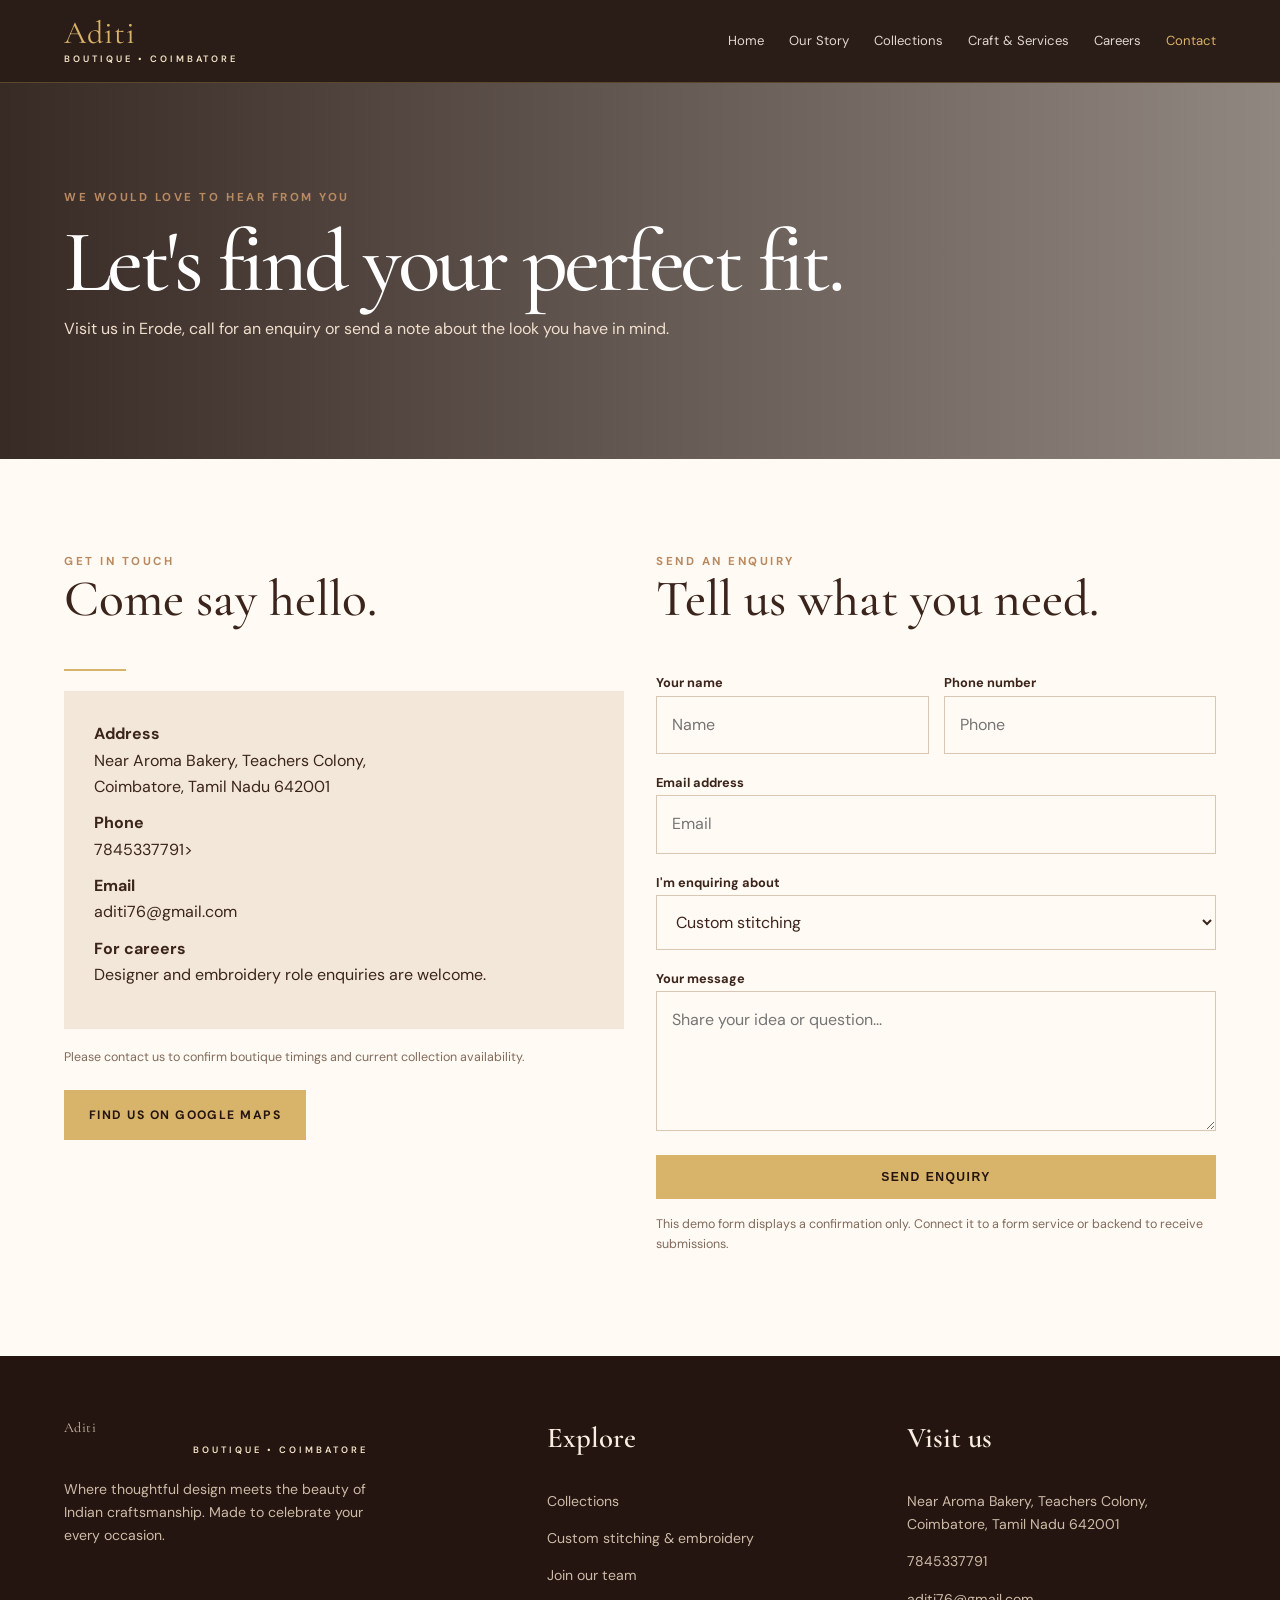
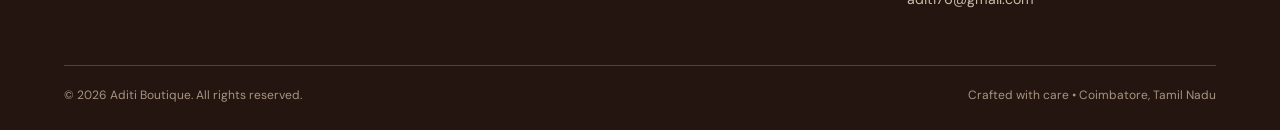
<file: contact.html>
<!DOCTYPE html><html lang="en"><head><meta charset="UTF-8"><meta name="viewport" content="width=device-width, initial-scale=1.0"><meta name="description" content="Aditi Boutique, Erode — bespoke stitching, embroidery and ready-to-wear ethnic fashion."><title>Contact | Aditi Boutique</title><link rel="stylesheet" href="style.css"></head><body><header class="site-header"><div class="container nav"><a class="brand" href="index.html">Aditi<small>BOUTIQUE • COIMBATORE</small></a><button class="menu-btn" aria-expanded="false" aria-label="Open navigation">☰</button><nav class="nav-links"><a class="" href="index.html">Home</a><a class="" href="about.html">Our Story</a><a class="" href="collections.html">Collections</a><a class="" href="services.html">Craft & Services</a><a class="" href="careers.html">Careers</a><a class="active" href="contact.html">Contact</a></nav></div></header>
<main><section class="page-hero"><div class="container"><span class="eyebrow">We would love to hear from you</span><h1>Let's find your perfect fit.</h1><p>Visit us in Erode, call for an enquiry or send a note about the look you have in mind.</p></div></section><section class="section"><div class="container grid-2"><div><span class="eyebrow">Get in touch</span><h2>Come say hello.</h2><div class="gold-line"></div><div class="contact-card"><p><b>Address</b><br>Near Aroma Bakery, Teachers Colony,<br>Coimbatore, Tamil Nadu 642001</p><p><b>Phone</b><br><a href="tel:7845337791">7845337791></p><p><b>Email</b><br><a href="mailto:aditi76@gmail.com">aditi76@gmail.com</a></p><p><b>For careers</b><br>Designer and embroidery role enquiries are welcome.</p></div><p class="notice" style="margin-top:18px">Please contact us to confirm boutique timings and current collection availability.</p><a class="btn" style="margin-top:10px" target="_blank" rel="noopener" href="https://www.google.com/maps/search/?api=1&query=Near+Aroma+Bakery%2C+Teachers+Colony%2C+Erode%2C+Tamil+Nadu+638011">Find us on Google Maps</a></div><div><span class="eyebrow">Send an enquiry</span><h2>Tell us what you need.</h2><form class="form" data-demo-form><div class="form-row"><div><label for="name">Your name</label><input id="name" required placeholder="Name"></div><div><label for="phone">Phone number</label><input id="phone" type="tel" placeholder="Phone"></div></div><div><label for="email">Email address</label><input id="email" type="email" required placeholder="Email"></div><div><label for="topic">I'm enquiring about</label><select id="topic"><option>Custom stitching</option><option>Embroidery</option><option>Ready-stitched collection</option><option>Career opportunity</option><option>Other</option></select></div><div><label for="message">Your message</label><textarea id="message" required placeholder="Share your idea or question..."></textarea></div><button class="btn" type="submit">Send enquiry</button><p class="notice form-message" aria-live="polite">This demo form displays a confirmation only. Connect it to a form service or backend to receive submissions.</p></form></div></div></section></main><footer class="site-footer"><div class="container"><div class="footer-grid"><div><a class="brand" href="index.html">Aditi<small>BOUTIQUE • COIMBATORE</small></a><p style="margin-top:22px;max-width:330px">Where thoughtful design meets the beauty of Indian craftsmanship. Made to celebrate your every occasion.</p></div><div><h3>Explore</h3><p><a href="collections.html">Collections</a></p><p><a href="services.html">Custom stitching & embroidery</a></p><p><a href="careers.html">Join our team</a></p></div><div><h3>Visit us</h3><p>Near Aroma Bakery, Teachers Colony,<br>Coimbatore, Tamil Nadu 642001</p><p><a href="tel:7845337791">7845337791</a></p><p><a href="mailto:aditi76@gmail.com">aditi76@gmail.com</a></p></div></div><div class="footer-bottom"><span>© <span data-year></span> Aditi Boutique. All rights reserved.</span><span>Crafted with care • Coimbatore, Tamil Nadu</span></div></div></footer><script src="script.js"></script></body></html>
</file>
<file: style.css>
@import url('https://fonts.googleapis.com/css2?family=Cormorant+Garamond:wght@400;500;600;700&family=DM+Sans:wght@400;500;600;700&display=swap');
:root{--coffee:#3b241c;--deep:#241510;--brown:#6a4433;--tan:#b88a62;--gold:#d8b36a;--cream:#f8f0e5;--ivory:#fffaf3;--muted:#806b5c}
*{box-sizing:border-box}html{scroll-behavior:smooth}body{margin:0;background:var(--ivory);color:var(--coffee);font-family:'DM Sans',sans-serif;line-height:1.65}a{color:inherit;text-decoration:none}img{width:100%;display:block;object-fit:cover}.serif,h1,h2,h3,.brand{font-family:'Cormorant Garamond',serif}h1,h2,h3,p{margin-top:0}h1{font-size:clamp(3rem,7vw,6.4rem);line-height:.94;font-weight:500;letter-spacing:-.04em}h2{font-size:clamp(2.2rem,4vw,3.6rem);line-height:1.05;font-weight:500}h3{font-size:1.8rem;font-weight:600}.eyebrow{text-transform:uppercase;letter-spacing:.22em;font-size:.72rem;color:var(--tan);font-weight:700}.container{width:min(1160px,90%);margin:auto}.site-header{position:sticky;top:0;z-index:20;background:rgba(36,21,16,.97);color:#fff8ee;border-bottom:1px solid rgba(216,179,106,.28)}.nav{min-height:82px;display:flex;align-items:center;justify-content:space-between;gap:24px}.brand{font-size:2rem;letter-spacing:.03em;color:var(--gold);line-height:1}.brand small{display:block;font:600 .58rem 'DM Sans';letter-spacing:.32em;text-transform:uppercase;color:#f4e4c8;text-align:center;margin-top:4px}.nav-links{display:flex;gap:25px;align-items:center;font-size:.82rem}.nav-links a{opacity:.85;transition:.2s}.nav-links a:hover,.nav-links a.active{color:var(--gold);opacity:1}.menu-btn{display:none;background:none;border:1px solid #9d7950;color:white;padding:8px 12px}.btn{display:inline-block;padding:14px 24px;background:var(--gold);color:var(--deep);font-size:.76rem;font-weight:700;letter-spacing:.12em;text-transform:uppercase;border:1px solid var(--gold);transition:.25s}.btn:hover{background:transparent;color:var(--gold)}.btn-outline{background:transparent;color:var(--gold)}.hero{min-height:680px;display:grid;grid-template-columns:1fr 1fr;background:var(--deep);color:#fff8ee}.hero-copy{padding:90px max(5vw,calc((100vw - 1160px)/2));display:flex;flex-direction:column;justify-content:center;align-items:flex-start}.hero-copy h1{max-width:650px;margin:20px 0}.hero-copy p{max-width:480px;color:#e4d4c3}.hero-image{min-height:600px;background:linear-gradient(0deg,rgba(36,21,16,.12),rgba(36,21,16,.12)),url('https://images.unsplash.com/photo-1595777457583-95e059d581b8?auto=format&fit=crop&w=1200&q=85') center/cover}.hero-image.alt{background-image:url('https://images.unsplash.com/photo-1610030469983-98e550d6193c?auto=format&fit=crop&w=1200&q=85')}.hero-image.embroidery{background-image:url('https://images.unsplash.com/photo-1604881988758-f76ad2f7aac1?auto=format&fit=crop&w=1200&q=85')}.section{padding:88px 0}.section-head{max-width:650px;margin-bottom:42px}.section-head.center{text-align:center;margin-left:auto;margin-right:auto}.gold-line{width:62px;height:2px;background:var(--gold);margin:20px 0}.center .gold-line{margin:20px auto}.grid-3{display:grid;grid-template-columns:repeat(3,1fr);gap:24px}.grid-2{display:grid;grid-template-columns:repeat(2,1fr);gap:32px}.card{background:#fff;border:1px solid #eadbc8;overflow:hidden}.card img{height:330px;transition:transform .6s}.card:hover img{transform:scale(1.04)}.card-body{padding:24px}.card-body p{color:var(--muted);font-size:.92rem}.card-link{color:#8b603a;font-size:.75rem;letter-spacing:.13em;text-transform:uppercase;font-weight:700}.split{display:grid;grid-template-columns:1fr 1fr;gap:70px;align-items:center}.split img{height:560px}.quote-band{background:var(--coffee);color:#fff4e6;text-align:center;padding:72px 20px}.quote-band h2{max-width:850px;margin:12px auto 22px}.quote-band p{color:#d9c5ad}.page-hero{padding:100px 0;background:linear-gradient(90deg,rgba(36,21,16,.91),rgba(36,21,16,.5)),url('https://images.unsplash.com/photo-1610030469983-98e550d6193c?auto=format&fit=crop&w=1800&q=85') center/cover;color:white}.page-hero h1{font-size:clamp(3.2rem,7vw,5.5rem);margin:12px 0}.page-hero p{max-width:620px;color:#f0dfcd}.tag{display:inline-block;border:1px solid #d7bd91;color:#9a7048;padding:6px 12px;font-size:.68rem;text-transform:uppercase;letter-spacing:.12em;margin:4px}.feature-list{list-style:none;padding:0}.feature-list li{padding:12px 0;border-bottom:1px solid #e9ddcf}.feature-list li:before{content:'✦';color:var(--tan);margin-right:12px}.gallery{display:grid;grid-template-columns:repeat(3,1fr);gap:14px}.gallery img{height:360px}.gallery img:nth-child(2),.gallery img:nth-child(5){height:440px}.form{display:grid;gap:15px}.form input,.form textarea,.form select{width:100%;padding:15px;border:1px solid #d9c7b4;background:#fffaf4;font:inherit;color:var(--coffee)}.form textarea{min-height:140px;resize:vertical}.form label{font-size:.8rem;font-weight:700}.form-row{display:grid;grid-template-columns:1fr 1fr;gap:15px}.notice{font-size:.78rem;color:var(--muted)}.contact-card{padding:30px;background:#f2e7d8}.contact-card p{margin-bottom:10px}.site-footer{background:var(--deep);color:#f8eee2;padding:58px 0 24px}.footer-grid{display:grid;grid-template-columns:1.4fr 1fr 1fr;gap:50px}.site-footer p,.site-footer a{color:#cdbba8;font-size:.88rem}.site-footer a:hover{color:var(--gold)}.footer-bottom{border-top:1px solid #5a4033;margin-top:40px;padding-top:20px;color:#a99480;font-size:.75rem;display:flex;justify-content:space-between}.mobile-cta{display:none}
@media(max-width:850px){.nav-links{display:none;position:absolute;top:82px;left:0;right:0;background:var(--deep);padding:22px 5%;flex-direction:column;align-items:flex-start}.nav-links.open{display:flex}.menu-btn{display:block}.hero{grid-template-columns:1fr}.hero-copy{padding:70px 7%}.hero-image{min-height:430px}.grid-3{grid-template-columns:1fr 1fr}.split{gap:35px}.footer-grid{grid-template-columns:1fr 1fr}}
@media(max-width:600px){.grid-3,.grid-2,.split,.footer-grid,.form-row{grid-template-columns:1fr}.section{padding:65px 0}.gallery{grid-template-columns:1fr 1fr}.gallery img,.gallery img:nth-child(2),.gallery img:nth-child(5){height:250px}.split img{height:390px}.footer-bottom{display:block}.footer-bottom span{display:block;margin-top:8px}}
</file>
